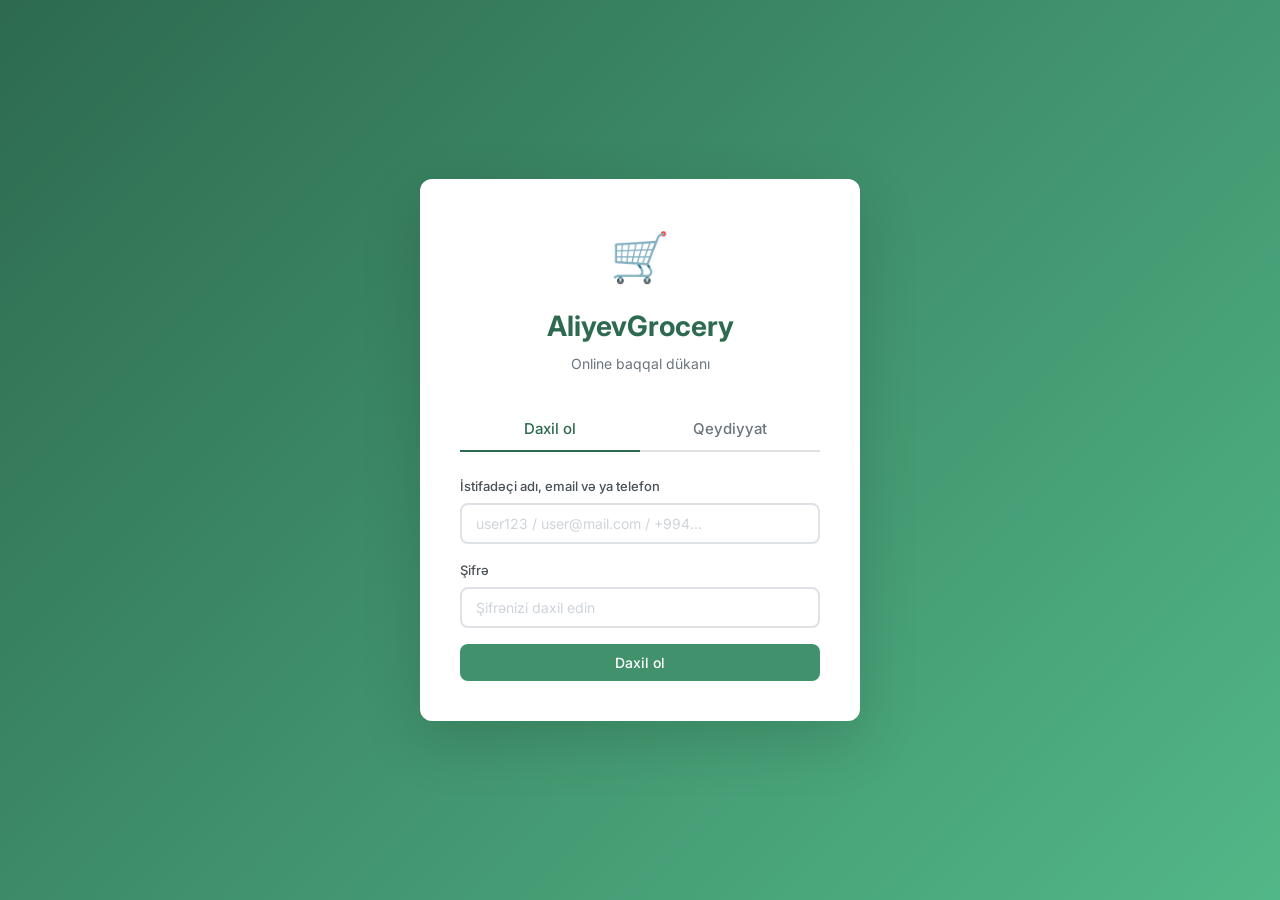
<file: index.html>
<!DOCTYPE html>
<html lang="az">
<head>
    <meta charset="UTF-8">
    <meta name="viewport" content="width=device-width, initial-scale=1.0">
    <meta name="description" content="AliyevGrocery - Online baqqal dükanı. Qeydiyyatdan keçin və ya daxil olun.">
    <title>AliyevGrocery - Daxil ol</title>
    <link rel="stylesheet" href="css/style.css">
</head>
<body>

<div class="auth-wrapper">
    <div class="auth-card">

                <div class="auth-logo">
            <span style="font-size: 48px;">🛒</span>
            <h1>AliyevGrocery</h1>
            <p>Online baqqal dükanı</p>
        </div>

                <div id="auth-alert" class="alert"></div>

                <div class="tabs">
            <button class="tab-btn active" id="login-tab-btn">Daxil ol</button>
            <button class="tab-btn" id="register-tab-btn">Qeydiyyat</button>
        </div>

                <div class="tab-content active" id="login-tab">
            <form id="login-form">
                <div class="form-group">
                    <label class="form-label" for="login-identifier">İstifadəçi adı, email və ya telefon</label>
                    <input class="form-input" type="text" id="login-identifier" 
                           placeholder="user123 / user@mail.com / +994..." required>
                </div>
                <div class="form-group">
                    <label class="form-label" for="login-password">Şifrə</label>
                    <input class="form-input" type="password" id="login-password" 
                           placeholder="Şifrənizi daxil edin" required>
                </div>
                <button type="submit" class="btn btn-primary btn-full" id="login-btn">Daxil ol</button>
            </form>
        </div>

                <div class="tab-content" id="register-tab">
            <form id="register-form">
                <div class="form-group">
                    <label class="form-label" for="reg-username">İstifadəçi adı</label>
                    <input class="form-input" type="text" id="reg-username" 
                           placeholder="minimum 3 simvol" required minlength="3" maxlength="15">
                </div>
                <div class="form-group">
                    <label class="form-label" for="reg-password">Şifrə</label>
                    <input class="form-input" type="password" id="reg-password" 
                           placeholder="minimum 8 simvol" required minlength="8">
                </div>
                <div class="form-group">
                    <label class="form-label" for="reg-email">Email</label>
                    <input class="form-input" type="email" id="reg-email" 
                           placeholder="user@example.com" required>
                </div>
                <div class="form-group">
                    <label class="form-label" for="reg-number">Telefon nömrəsi</label>
                    <input class="form-input" type="text" id="reg-number" 
                           placeholder="+994501234567" required>
                </div>
                <button type="submit" class="btn btn-primary btn-full" id="register-btn">Qeydiyyatdan keç</button>
            </form>
        </div>

    </div>
</div>

<script src="js/api.js"></script>
<script src="js/auth.js"></script>

</body>
</html>
</file>
<file: css/style.css>
@import url('https://fonts.googleapis.com/css2?family=Inter:wght@400;500;600;700&display=swap');

:root {
    --green-dark: #2d6a4f;
    --green-mid: #40916c;
    --green-light: #52b788;
    --green-bg: #d8f3dc;
    --white: #ffffff;
    --gray-50: #f8f9fa;
    --gray-100: #e9ecef;
    --gray-200: #dee2e6;
    --gray-300: #ced4da;
    --gray-500: #6c757d;
    --gray-700: #495057;
    --gray-900: #212529;
    --red: #e63946;
    --red-light: #fee2e5;
    --shadow: 0 2px 8px rgba(0, 0, 0, 0.08);
    --shadow-hover: 0 4px 16px rgba(0, 0, 0, 0.12);
    --radius: 12px;
    --radius-sm: 8px;
}

* {
    margin: 0;
    padding: 0;
    box-sizing: border-box;
}

body {
    font-family: 'Inter', sans-serif;
    background-color: var(--gray-50);
    color: var(--gray-900);
    line-height: 1.6;
    min-height: 100vh;
}

a {
    text-decoration: none;
    color: var(--green-mid);
}

a:hover {
    color: var(--green-dark);
}

.navbar {
    background: var(--green-dark);
    padding: 0 24px;
    display: flex;
    align-items: center;
    justify-content: space-between;
    height: 64px;
    box-shadow: 0 2px 12px rgba(0, 0, 0, 0.15);
    position: sticky;
    top: 0;
    z-index: 100;
}

.navbar-brand {
    color: var(--white) !important;
    font-size: 20px;
    font-weight: 700;
    display: flex;
    align-items: center;
    gap: 8px;
    transition: opacity 0.2s;
}

.navbar-brand:hover {
    color: var(--white) !important;
    opacity: 0.88;
}

.navbar-brand span {
    font-size: 24px;
}

.navbar-links {
    display: flex;
    gap: 4px;
    list-style: none;
}

.navbar-links a {
    color: rgba(255, 255, 255, 0.8);
    padding: 8px 16px;
    border-radius: var(--radius-sm);
    font-size: 14px;
    font-weight: 500;
    transition: background 0.2s, color 0.2s;
}

.navbar-links a:hover,
.navbar-links a.active {
    background: rgba(255, 255, 255, 0.15);
    color: var(--white);
}

.navbar-right {
    display: flex;
    align-items: center;
    gap: 12px;
}

.container {
    max-width: 1100px;
    margin: 0 auto;
    padding: 32px 20px;
}

.page-title {
    font-size: 28px;
    font-weight: 700;
    color: var(--green-dark);
    margin-bottom: 24px;
}

.page-subtitle {
    font-size: 15px;
    color: var(--gray-500);
    margin-top: -16px;
    margin-bottom: 24px;
}

.search-bar {
    margin-bottom: 16px;
}

.search-input-wrap {
    position: relative;
    display: flex;
    align-items: center;
}

.search-icon {
    position: absolute;
    left: 14px;
    font-size: 16px;
    pointer-events: none;
    opacity: 0.6;
}

.search-input {
    width: 100%;
    padding: 12px 16px 12px 42px;
    border: 2px solid var(--gray-200);
    border-radius: var(--radius);
    font-family: 'Inter', sans-serif;
    font-size: 15px;
    color: var(--gray-900);
    background: var(--white);
    box-shadow: var(--shadow);
    outline: none;
    transition: border-color 0.2s, box-shadow 0.2s;
}

.search-input:focus {
    border-color: var(--green-light);
    box-shadow: 0 0 0 3px rgba(82, 183, 136, 0.15);
}

.search-input::placeholder {
    color: var(--gray-300);
}

.filter-bar {
    display: flex;
    gap: 12px;
    margin-bottom: 24px;
    flex-wrap: wrap;
}

.filter-bar select {
    min-width: 180px;
}

.grid {
    display: grid;
    gap: 20px;
}

.grid-3 {
    grid-template-columns: repeat(3, 1fr);
}

.product-card {
    background: var(--white);
    border-radius: var(--radius);
    box-shadow: var(--shadow);
    overflow: hidden;
    transition: box-shadow 0.2s, transform 0.2s;
}

.product-card:hover {
    box-shadow: var(--shadow-hover);
    transform: translateY(-3px);
}

.product-img {
    width: 100%;
    height: 180px;
    background: var(--green-bg);
    display: flex;
    align-items: center;
    justify-content: center;
    font-size: 48px;
}

.product-info {
    padding: 16px;
}

.product-name {
    font-size: 16px;
    font-weight: 600;
    margin-bottom: 4px;
}

.product-category {
    font-size: 12px;
    color: var(--gray-500);
    margin-bottom: 12px;
}

.product-bottom {
    display: flex;
    align-items: center;
    justify-content: space-between;
}

.product-price {
    font-size: 20px;
    font-weight: 700;
    color: var(--green-dark);
}

.loading {
    text-align: center;
    padding: 40px;
    color: var(--gray-500);
}

.loading-spinner {
    display: inline-block;
    width: 32px;
    height: 32px;
    border: 3px solid var(--gray-200);
    border-top-color: var(--green-mid);
    border-radius: 50%;
}

.auth-wrapper {
    min-height: 100vh;
    display: flex;
    align-items: center;
    justify-content: center;
    background: linear-gradient(135deg, var(--green-dark) 0%, var(--green-mid) 50%, var(--green-light) 100%);
    padding: 20px;
}

.auth-card {
    background: var(--white);
    border-radius: var(--radius);
    box-shadow: 0 20px 60px rgba(0, 0, 0, 0.15);
    padding: 40px;
    width: 100%;
    max-width: 440px;
}

.auth-logo {
    text-align: center;
    margin-bottom: 32px;
}

.auth-logo h1 {
    font-size: 28px;
    color: var(--green-dark);
    margin-top: 8px;
}

.auth-logo p {
    color: var(--gray-500);
    font-size: 14px;
    margin-top: 4px;
}

.tabs {
    display: flex;
    gap: 0;
    margin-bottom: 24px;
    border-bottom: 2px solid var(--gray-200);
}

.tab-btn {
    flex: 1;
    padding: 12px;
    border: none;
    background: none;
    font-family: 'Inter', sans-serif;
    font-size: 15px;
    font-weight: 500;
    color: var(--gray-500);
    cursor: pointer;
    border-bottom: 2px solid transparent;
    margin-bottom: -2px;
    transition: color 0.2s, border-color 0.2s;
}

.tab-btn:hover {
    color: var(--green-mid);
}

.tab-btn.active {
    color: var(--green-dark);
    border-bottom-color: var(--green-dark);
}

.tab-content {
    display: none;
}

.tab-content.active {
    display: block;
}

.form-group {
    margin-bottom: 16px;
}

.form-label {
    display: block;
    font-size: 13px;
    font-weight: 500;
    color: var(--gray-700);
    margin-bottom: 6px;
}

.form-input {
    width: 100%;
    padding: 10px 14px;
    border: 2px solid var(--gray-200);
    border-radius: var(--radius-sm);
    font-family: 'Inter', sans-serif;
    font-size: 14px;
    color: var(--gray-900);
    background: var(--white);
    transition: border-color 0.2s, box-shadow 0.2s;
    outline: none;
}

.form-input:focus {
    border-color: var(--green-light);
    box-shadow: 0 0 0 3px rgba(82, 183, 136, 0.15);
}

.form-input::placeholder {
    color: var(--gray-300);
}

select.form-input {
    cursor: pointer;
}

.btn {
    display: inline-flex;
    align-items: center;
    justify-content: center;
    gap: 6px;
    padding: 10px 20px;
    border: none;
    border-radius: var(--radius-sm);
    font-family: 'Inter', sans-serif;
    font-size: 14px;
    font-weight: 500;
    cursor: pointer;
    transition: background 0.2s, transform 0.1s, box-shadow 0.2s;
}

.btn:hover {
    transform: translateY(-1px);
}

.btn:active {
    transform: translateY(0);
}

.btn-primary {
    background: var(--green-mid);
    color: var(--white);
}

.btn-primary:hover {
    background: var(--green-dark);
    box-shadow: 0 4px 12px rgba(45, 106, 79, 0.3);
}

.btn-secondary {
    background: var(--gray-100);
    color: var(--gray-700);
}

.btn-secondary:hover {
    background: var(--gray-200);
}

.btn-sm {
    padding: 6px 12px;
    font-size: 13px;
}

.btn-full {
    width: 100%;
}

.btn:disabled {
    opacity: 0.5;
    cursor: not-allowed;
    transform: none;
}

.alert {
    padding: 12px 16px;
    border-radius: var(--radius-sm);
    font-size: 14px;
    margin-bottom: 16px;
    display: none;
}

.alert.show {
    display: block;
}

.alert-error {
    background: var(--red-light);
    color: var(--red);
    border: 1px solid rgba(230, 57, 70, 0.2);
}

.alert-success {
    background: var(--green-bg);
    color: var(--green-dark);
    border: 1px solid rgba(45, 106, 79, 0.2);
}

.card {
    background: var(--white);
    border-radius: var(--radius);
    box-shadow: var(--shadow);
    padding: 24px;
    margin-bottom: 20px;
}

.cart-item {
    display: flex;
    align-items: center;
    justify-content: space-between;
    padding: 16px 0;
    border-bottom: 1px solid var(--gray-100);
    gap: 16px;
}

.cart-item:last-child {
    border-bottom: none;
    padding-bottom: 0;
}

.cart-item:first-child {
    padding-top: 0;
}

.cart-item-info {
    flex: 1;
}

.cart-item-name {
    font-size: 16px;
    font-weight: 600;
    color: var(--gray-900);
    margin-bottom: 4px;
}

.cart-item-price {
    font-size: 14px;
    color: var(--gray-500);
}

.cart-item-right {
    display: flex;
    align-items: center;
    gap: 24px;
}

.quantity-controls {
    display: flex;
    align-items: center;
    border: 2px solid var(--gray-200);
    border-radius: var(--radius-sm);
    background: var(--white);
    overflow: hidden;
}

.quantity-btn {
    background: none;
    border: none;
    width: 32px;
    height: 32px;
    font-size: 16px;
    font-weight: 600;
    color: var(--gray-700);
    cursor: pointer;
    display: flex;
    align-items: center;
    justify-content: center;
    transition: background 0.2s;
}

.quantity-btn:hover {
    background: var(--gray-100);
}

.quantity-num {
    padding: 0 4px;
    font-size: 14px;
    font-weight: 600;
    color: var(--gray-900);
    min-width: 24px;
    text-align: center;
}

.cart-item-subtotal {
    font-size: 16px;
    font-weight: 700;
    color: var(--green-dark);
    min-width: 80px;
    text-align: right;
}

.empty-state {
    text-align: center;
    padding: 48px 24px;
    background: var(--white);
    border-radius: var(--radius);
    box-shadow: var(--shadow);
}

.empty-state-icon {
    font-size: 48px;
    margin-bottom: 16px;
}

.empty-state-text {
    font-size: 18px;
    font-weight: 600;
    color: var(--gray-900);
    margin-bottom: 4px;
}

.empty-state-sub {
    font-size: 14px;
    color: var(--gray-500);
    margin-bottom: 20px;
}

.cart-summary {
    background: var(--white);
    border-radius: var(--radius);
    box-shadow: var(--shadow);
    padding: 24px;
    display: flex;
    align-items: center;
    justify-content: space-between;
    flex-wrap: wrap;
    gap: 16px;
}

.cart-total-label {
    font-size: 14px;
    color: var(--gray-500);
    font-weight: 500;
}

.cart-total-price {
    font-size: 24px;
    font-weight: 700;
    color: var(--green-dark);
}

.addr-modal-box {
    background: var(--white);
    border-radius: var(--radius);
    padding: 32px;
    width: 100%;
    max-width: 480px;
    box-shadow: 0 20px 40px rgba(0,0,0,0.2);
    position: relative;
    margin: 20px;
}

.addr-modal-title {
    font-size: 20px;
    font-weight: 700;
    color: var(--green-dark);
    margin-bottom: 8px;
}

.addr-modal-sub {
    font-size: 14px;
    color: var(--gray-500);
    margin-bottom: 20px;
}

.addr-modal-card {
    background: var(--gray-50);
    border: 2px solid var(--gray-200);
    border-radius: var(--radius-sm);
    padding: 16px;
    margin-bottom: 20px;
    font-size: 15px;
    color: var(--gray-900);
}

.addr-modal-actions {
    display: flex;
    justify-content: flex-end;
    gap: 12px;
}

.order-card {
    background: var(--white);
    border-radius: var(--radius);
    box-shadow: var(--shadow);
    padding: 20px;
    margin-bottom: 16px;
}

.order-header {
    display: flex;
    align-items: center;
    justify-content: space-between;
    margin-bottom: 12px;
}

.order-id {
    font-weight: 600;
    color: var(--gray-700);
}

.order-date {
    font-size: 13px;
    color: var(--gray-500);
}

.order-details {
    display: flex;
    align-items: center;
    justify-content: space-between;
    margin-top: 12px;
    padding-top: 12px;
    border-top: 1px solid var(--gray-100);
}

.badge {
    display: inline-block;
    padding: 4px 10px;
    border-radius: 20px;
    font-size: 12px;
    font-weight: 600;
    text-transform: uppercase;
    letter-spacing: 0.5px;
}

.badge-pending {
    background: #fff3cd;
    color: #e76f00;
}

.badge-preparing {
    background: #e0e7ff;
    color: #4338ca;
}

.badge-on-the-way {
    background: #d0e8f2;
    color: #457b9d;
}

.badge-delivered {
    background: var(--green-bg);
    color: var(--green-dark);
}

.badge-cancelled {
    background: var(--red-light);
    color: var(--red);
}

@media (max-width: 768px) {
    .grid-3 {
        grid-template-columns: repeat(2, 1fr);
    }

    .navbar-links {
        display: none;
    }

    .container {
        padding: 20px 16px;
    }
    
    .cart-summary {
        flex-direction: column;
        align-items: stretch;
        text-align: center;
    }
}

@media (max-width: 576px) {
    .cart-item {
        flex-direction: column;
        align-items: flex-start;
        gap: 12px;
    }
    
    .cart-item-right {
        width: 100%;
        justify-content: space-between;
    }
    
    .cart-item-subtotal {
        text-align: right;
    }
}

@media (max-width: 480px) {
    .grid-3 {
        grid-template-columns: 1fr;
    }

    .auth-card {
        padding: 24px;
    }
    
    .addr-modal-box {
        padding: 20px;
    }
    
    .addr-modal-actions {
        flex-direction: column-reverse;
    }
    
    .addr-modal-actions .btn {
        width: 100%;
    }
}
</file>
